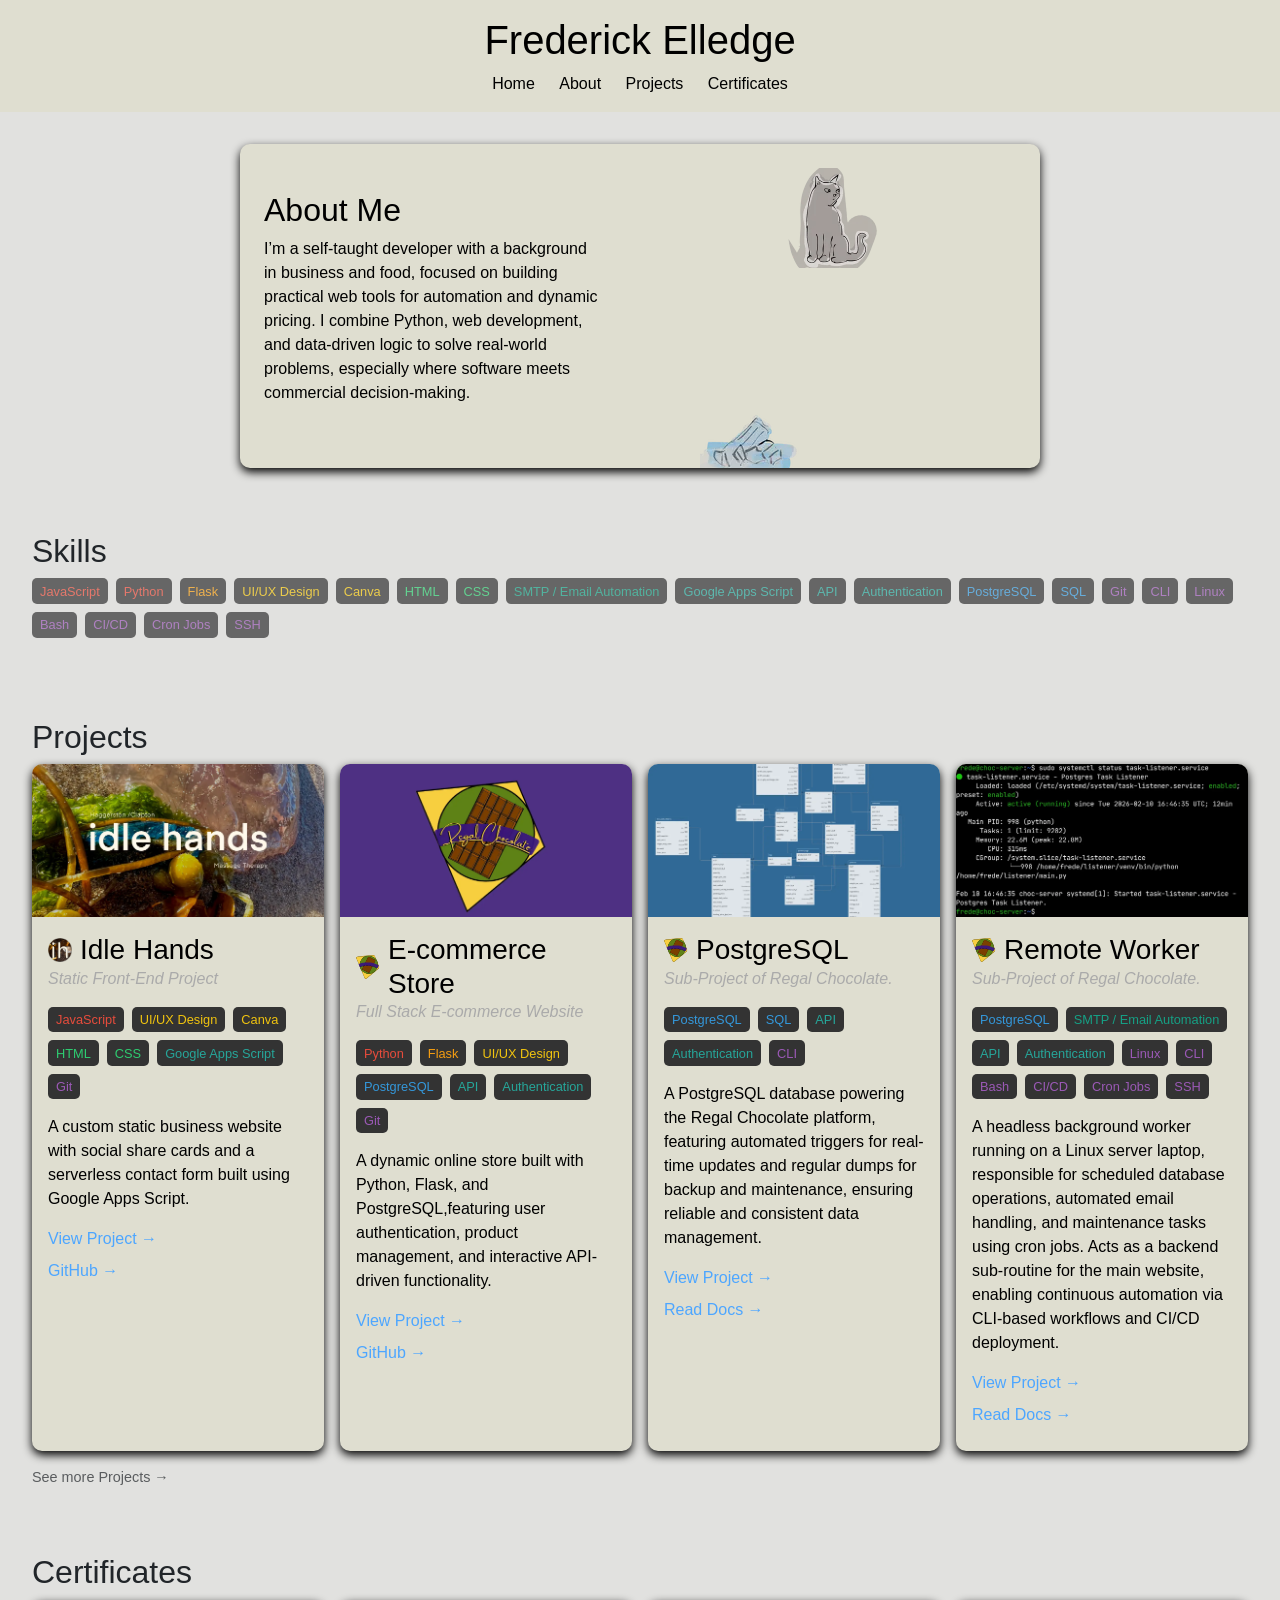
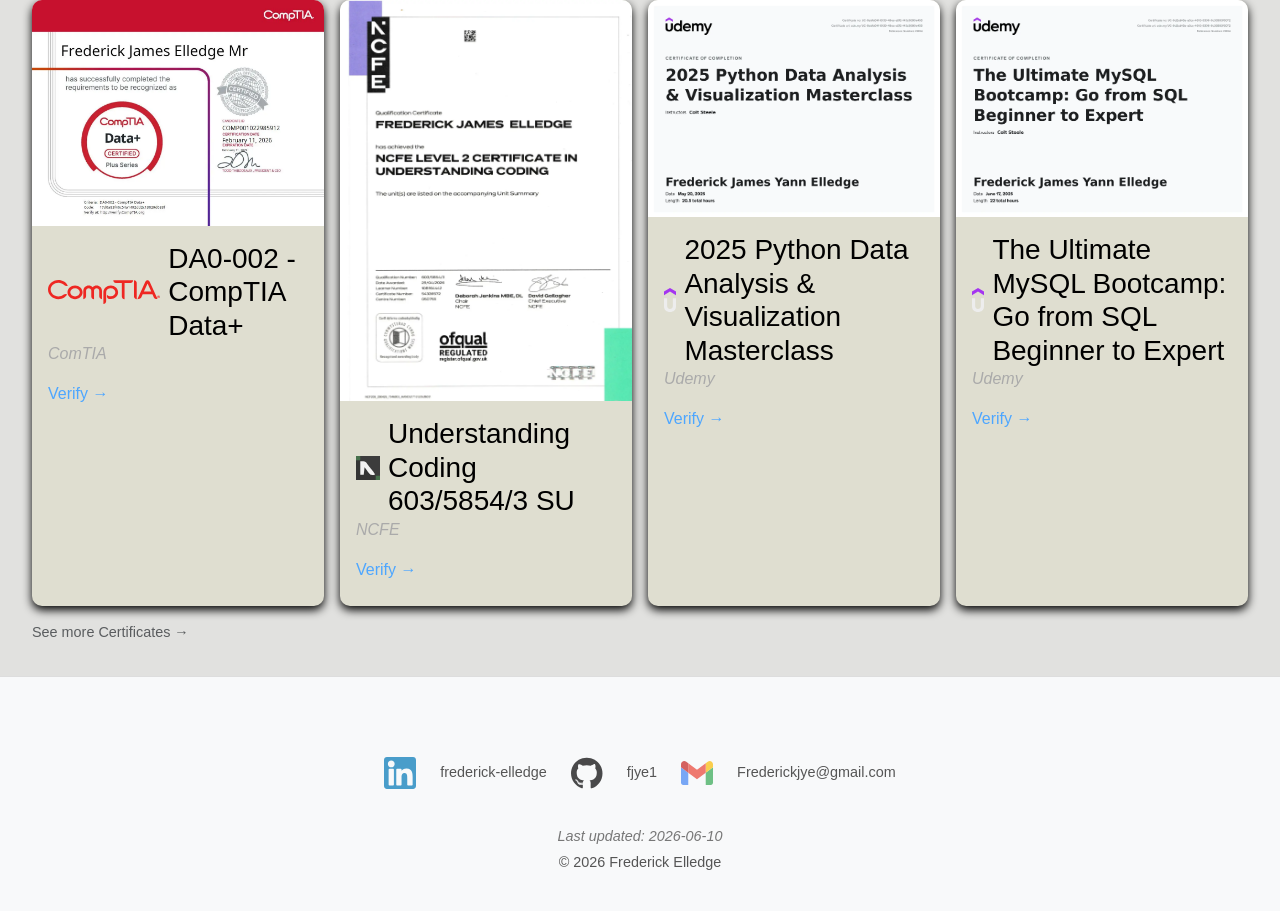
<file: index.html>
<!doctype html>
<html lang="en">
  <head>
    <!-- Google tag (gtag.js) -->
    <script
      async
      src="https://www.googletagmanager.com/gtag/js?id=G-ZRQQ2RS7KT"
    ></script>
    <script>
      window.dataLayer = window.dataLayer || [];
      function gtag() {
        dataLayer.push(arguments);
      }
      gtag("js", new Date());

      gtag("config", "G-ZRQQ2RS7KT");
    </script>
    <meta charset="UTF-8" />
    <meta name="viewport" content="width=device-width, initial-scale=1.0" />

    <!-- Favicon -->
    <link rel="icon" type="image/svg+xml" href="/static/images/Flavicon.svg" />

    <!-- Open Graph / Social Share -->
    <meta property="og:title" content="Frederick Elledge Website" />
    <meta
      property="og:description"
      content="Personal Website Frederick Elledge"
    />
    <meta
      property="og:image"
      content="https://frederickelledge.cloud/static/images/Personal_Share1200X630.jpg"
    />
    <meta property="og:type" content="website" />
    <meta property="og:url" content="https://frederickelledge.cloud/" />
    <meta
      property="og:image:alt"
      content="Freddy Elledge name and details as python variables with a humorous TODO saying find something more creative then this."
    />

    <!-- Optional: Twitter Card -->
    <meta name="twitter:card" content="summary_large_image" />
    <meta name="twitter:title" content="Frederick Elledge Website" />
    <meta
      name="twitter:description"
      content="Personal Website Frederick Elledge"
    />
    <meta
      name="twitter:image"
      content="https://frederickelledge.cloud/static/images/Personal_Share1200X630.jpg"
    />
    <title>Frederick Elledge Website</title>

    <link
      href="https://cdn.jsdelivr.net/npm/bootstrap@5.3.3/dist/css/bootstrap.min.css"
      rel="stylesheet"
    />
    <link rel="stylesheet" href="static/css/style.css" />
  </head>
  <body id="home">
    <div id="header"></div>
    <section id="about">
      <div class="about-card">
        <div class="about-text">
          <h2>About Me</h2>

          <p>
            I’m a self-taught developer with a background in business and food,
            focused on building practical web tools for automation and dynamic
            pricing. I combine Python, web development, and data-driven logic to
            solve real-world problems, especially where software meets
            commercial decision-making.
          </p>
        </div>

        <div class="animation-stage">
          <div class="cat"></div>
          <div class="glass"></div>
        </div>
      </div>
    </section>

    <section id="Skills">
      <h2>Skills</h2>
      <ul id="skill-filters" class="project-tags"></ul>
    </section>

    <section id="projects">
      <h2>Projects</h2>
      <div class="projects-container">
        <!-- Cards will be generated here -->
      </div>
      <a href="projects.html" class="see-more-btn">See more Projects →</a>
    </section>
    <section id="certificates">
      <h2>Certificates</h2>

      <div class="certificate-container"></div>
      <a href="certificate.html" class="see-more-btn"
        >See more Certificates →</a
      >
    </section>
    <div id="footer"></div>
    <script src="/static/js/base.js"></script>
    <script src="/static/js/projects.js"></script>
    <script src="/static/js/certificates.js"></script>
  </body>
</html>

<!-- python -m http.server 8000 -->
</file>
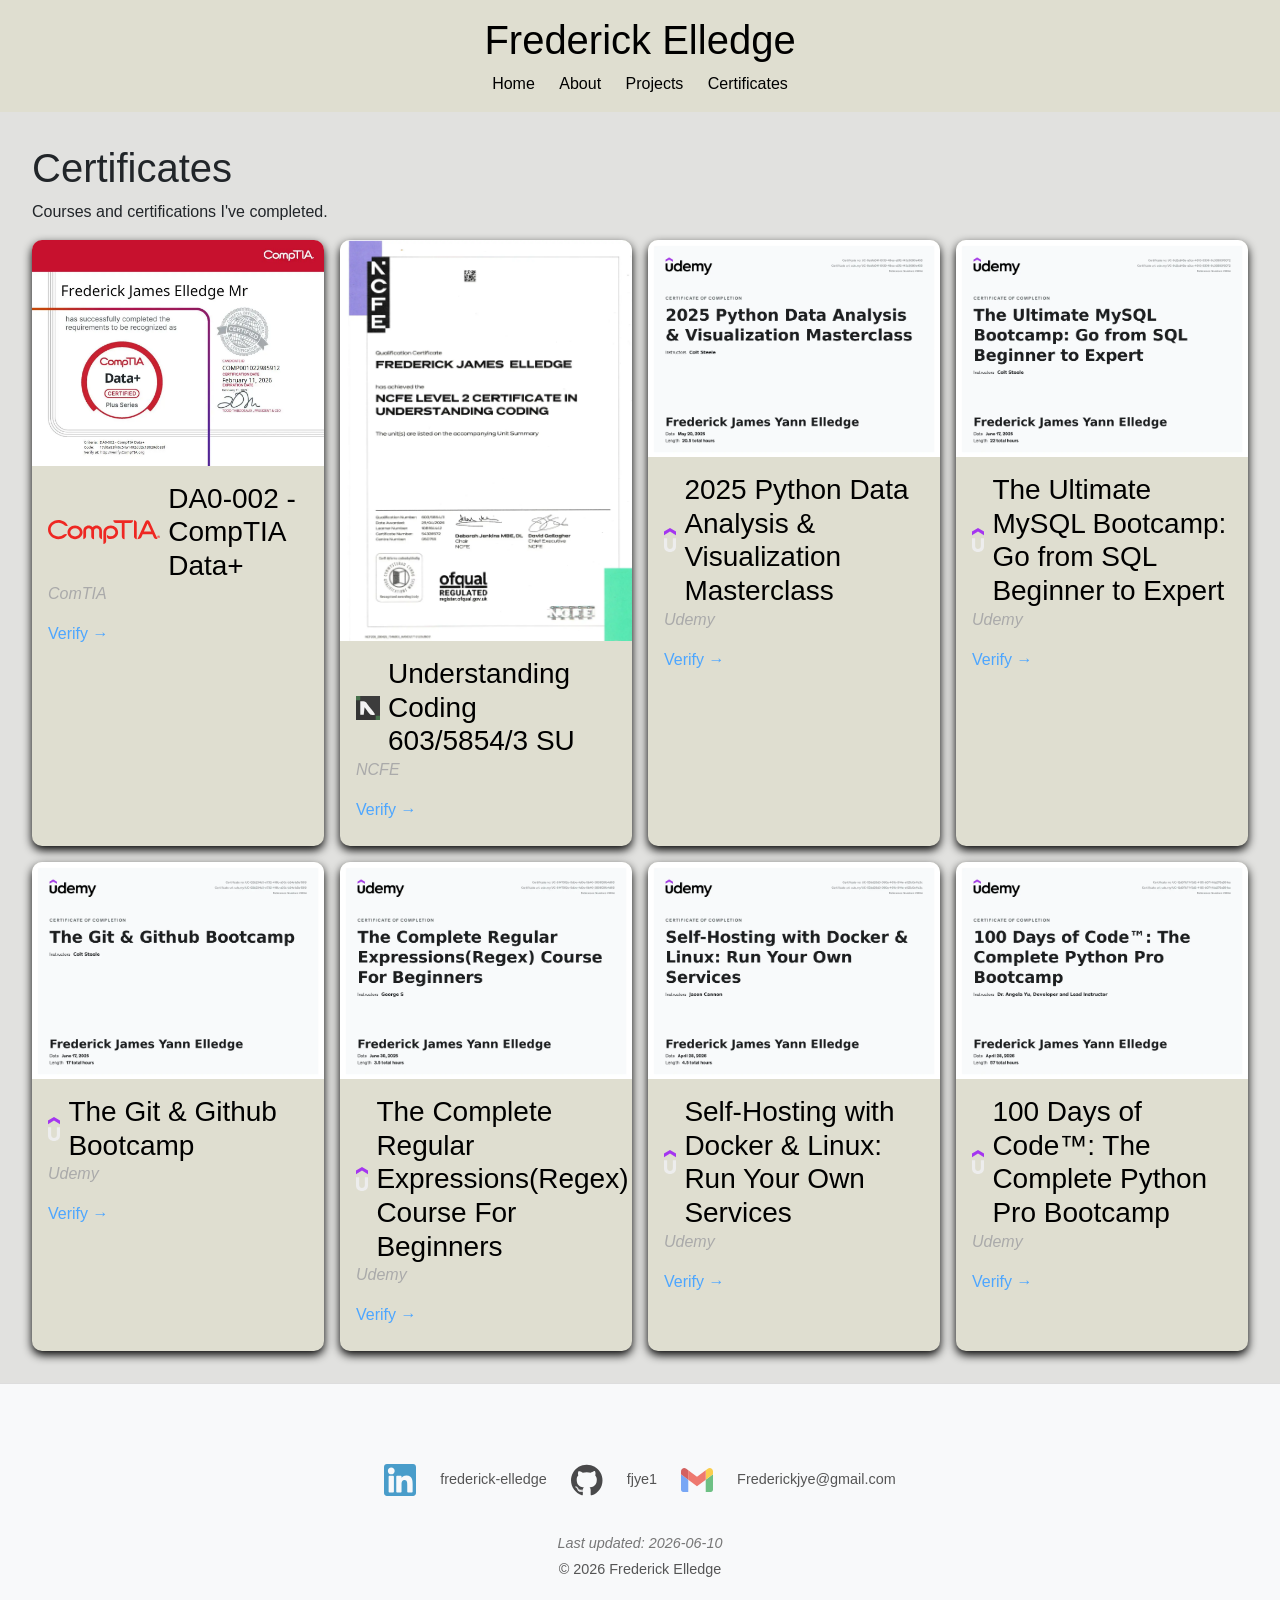
<file: certificate.html>
<!doctype html>
<html lang="en">
  <head>
    <!-- Google tag (gtag.js) -->
    <script
      async
      src="https://www.googletagmanager.com/gtag/js?id=G-ZRQQ2RS7KT"
    ></script>
    <script>
      window.dataLayer = window.dataLayer || [];
      function gtag() {
        dataLayer.push(arguments);
      }
      gtag("js", new Date());

      gtag("config", "G-ZRQQ2RS7KT");
    </script>
    <meta charset="UTF-8" />
    <meta name="viewport" content="width=device-width, initial-scale=1.0" />
    <title>Certificates | Frederick Elledge</title>

    <!-- Open Graph -->
    <meta property="og:title" content="Certificates | Frederick Elledge" />
    <meta
      property="og:description"
      content="Certifications and achievements by Frederick Elledge"
    />
    <meta property="og:type" content="website" />
    <meta
      property="og:url"
      content="https://frederickelledge.cloud/certificate.html"
    />

    <link rel="stylesheet" href="/static/css/style.css" />
  </head>

  <body>
    <div id="header"></div>

    <section>
      <h1>Certificates</h1>
      <p>Courses and certifications I've completed.</p>

      <div class="certificate-container"></div>
    </section>

    <div id="footer"></div>

    <script src="/static/js/base.js"></script>
    <script src="/static/js/certificates.js"></script>
  </body>
</html>

<!-- python -m http.server 8000 -->
</file>
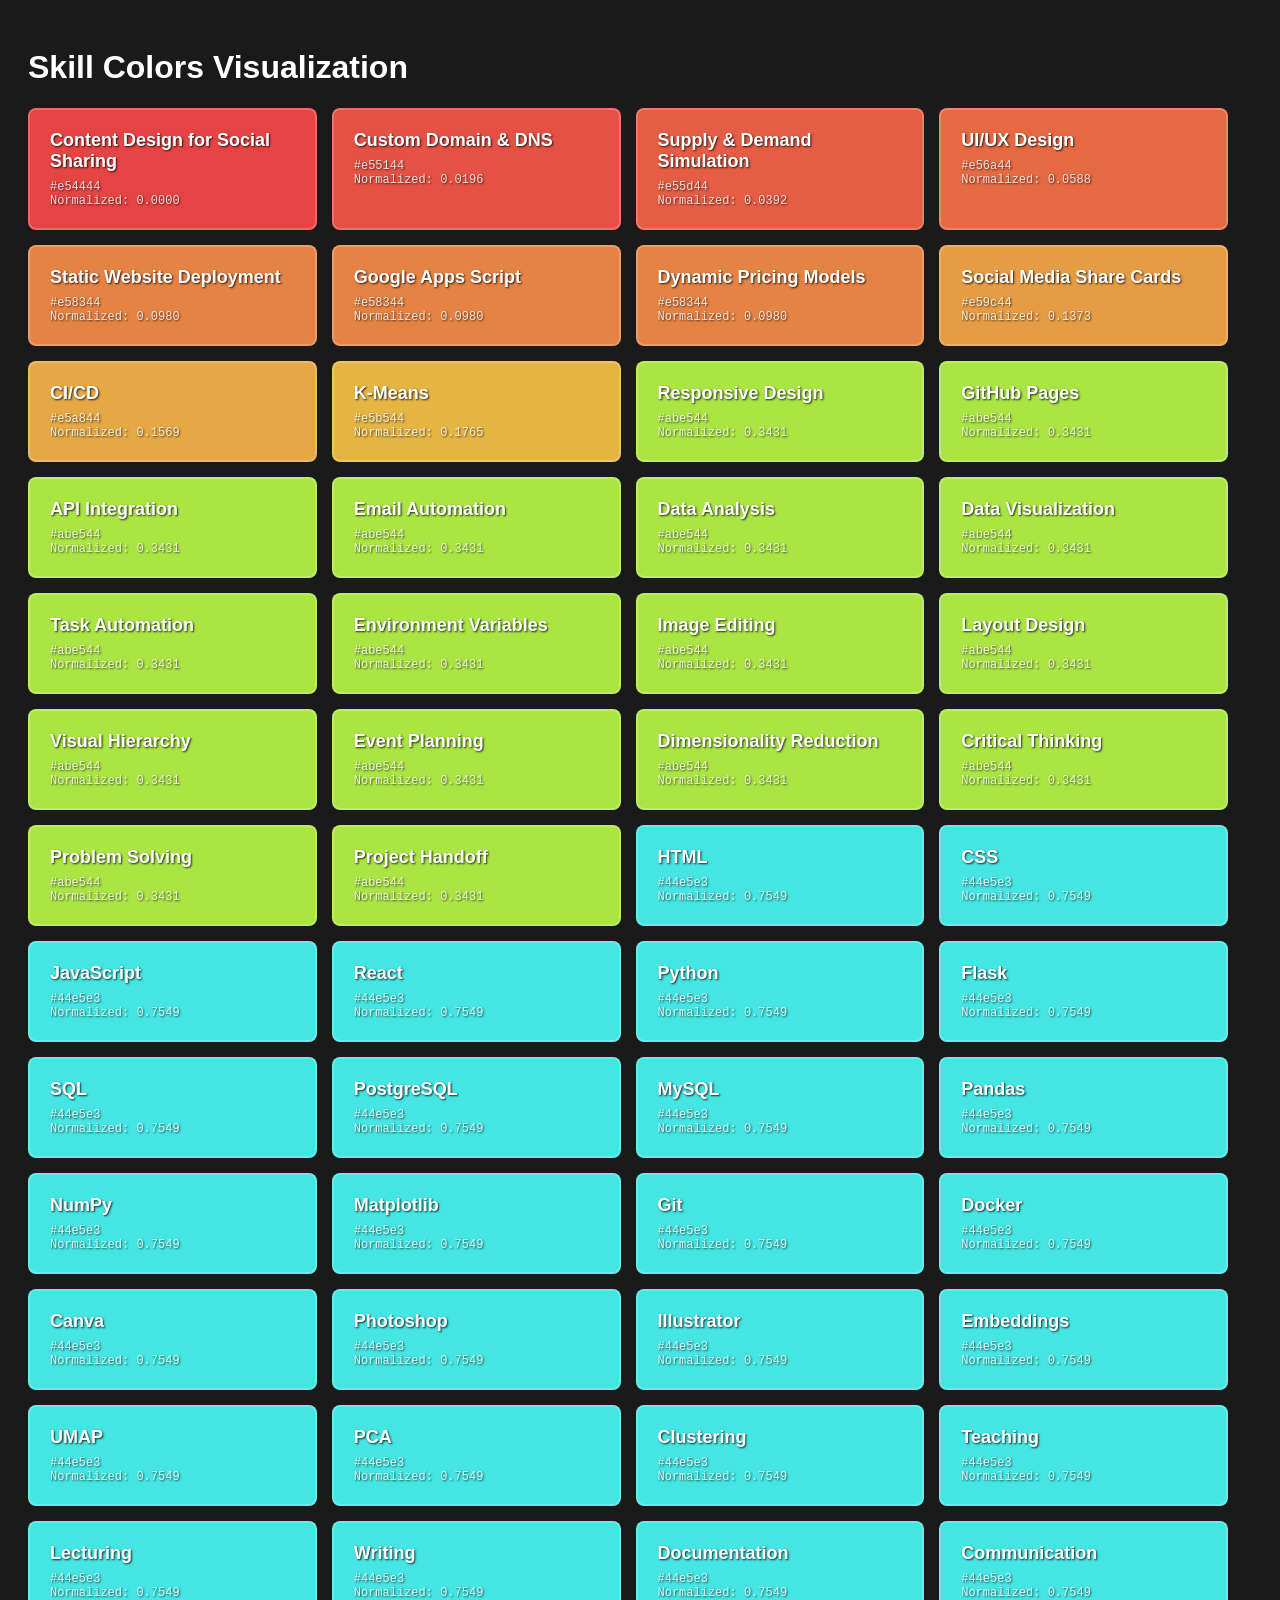
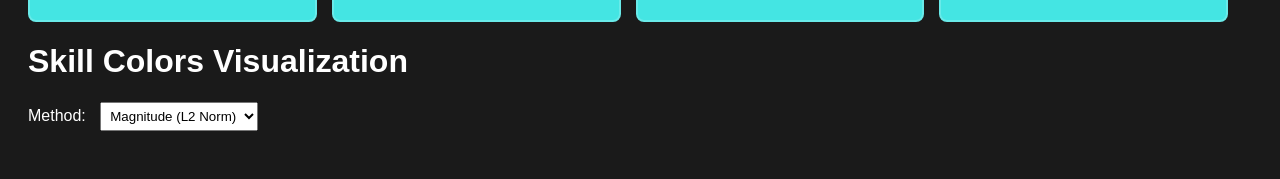
<file: colour.html>
<!doctype html>
<html>
  <head>
    <title>Skill Colors</title>
    <style>
      body {
        font-family: Arial, sans-serif;
        padding: 20px;
        background: #1a1a1a;
      }
      .skill-container {
        display: grid;
        grid-template-columns: repeat(auto-fill, minmax(250px, 1fr));
        gap: 15px;
        max-width: 1200px;
      }
      .skill-card {
        padding: 20px;
        border-radius: 8px;
        color: white;
        text-shadow: 1px 1px 2px rgba(0, 0, 0, 0.8);
        border: 2px solid rgba(255, 255, 255, 0.2);
      }
      .skill-name {
        font-size: 18px;
        font-weight: bold;
        margin-bottom: 8px;
      }
      .skill-hex {
        font-size: 12px;
        opacity: 0.8;
        font-family: monospace;
      }
      h1 {
        color: white;
      }
    </style>
  </head>
  <body>
    <h1>Skill Colors Visualization</h1>
    <div class="skill-container" id="skills"></div>

    <body>
    <h1>Skill Colors Visualization</h1>
    
    <div style="margin-bottom: 20px;">
        <label for="method-select" style="color: white; margin-right: 10px;">Method:</label>
        <select id="method-select" style="padding: 5px;">
            <option value="magnitude">Magnitude (L2 Norm)</option>
            <option value="mean">Mean</option>
            <option value="pca">PCA</option>
        </select>
    </div>
    
    <div class="skill-container" id="skills"></div>

    <script>
        function loadSkills(method) {
            fetch(`skill_colors_${method}.json`)
                .then(response => response.json())
                .then(data => {
                    const container = document.getElementById('skills');
                    container.innerHTML = ''; // Clear existing
                    
                    const sortedEntries = Object.entries(data).sort((a, b) => 
                        a[1].normalized - b[1].normalized
                    );
                    
                    sortedEntries.forEach(([skill, colorInfo]) => {
                        const card = document.createElement('div');
                        card.className = 'skill-card';
                        card.style.backgroundColor = colorInfo.hex;
                        
                        card.innerHTML = `
                            <div class="skill-name">${skill}</div>
                            <div class="skill-hex">${colorInfo.hex}</div>
                            <div class="skill-hex">Normalized: ${colorInfo.normalized.toFixed(4)}</div>
                        `;
                        
                        container.appendChild(card);
                    });
                });
        }
        
        // Load initial method
        loadSkills('magnitude');
        
        // Listen for changes
        document.getElementById('method-select').addEventListener('change', (e) => {
            loadSkills(e.target.value);
        });
    </script>
</body>
  </body>
</html>
</file>
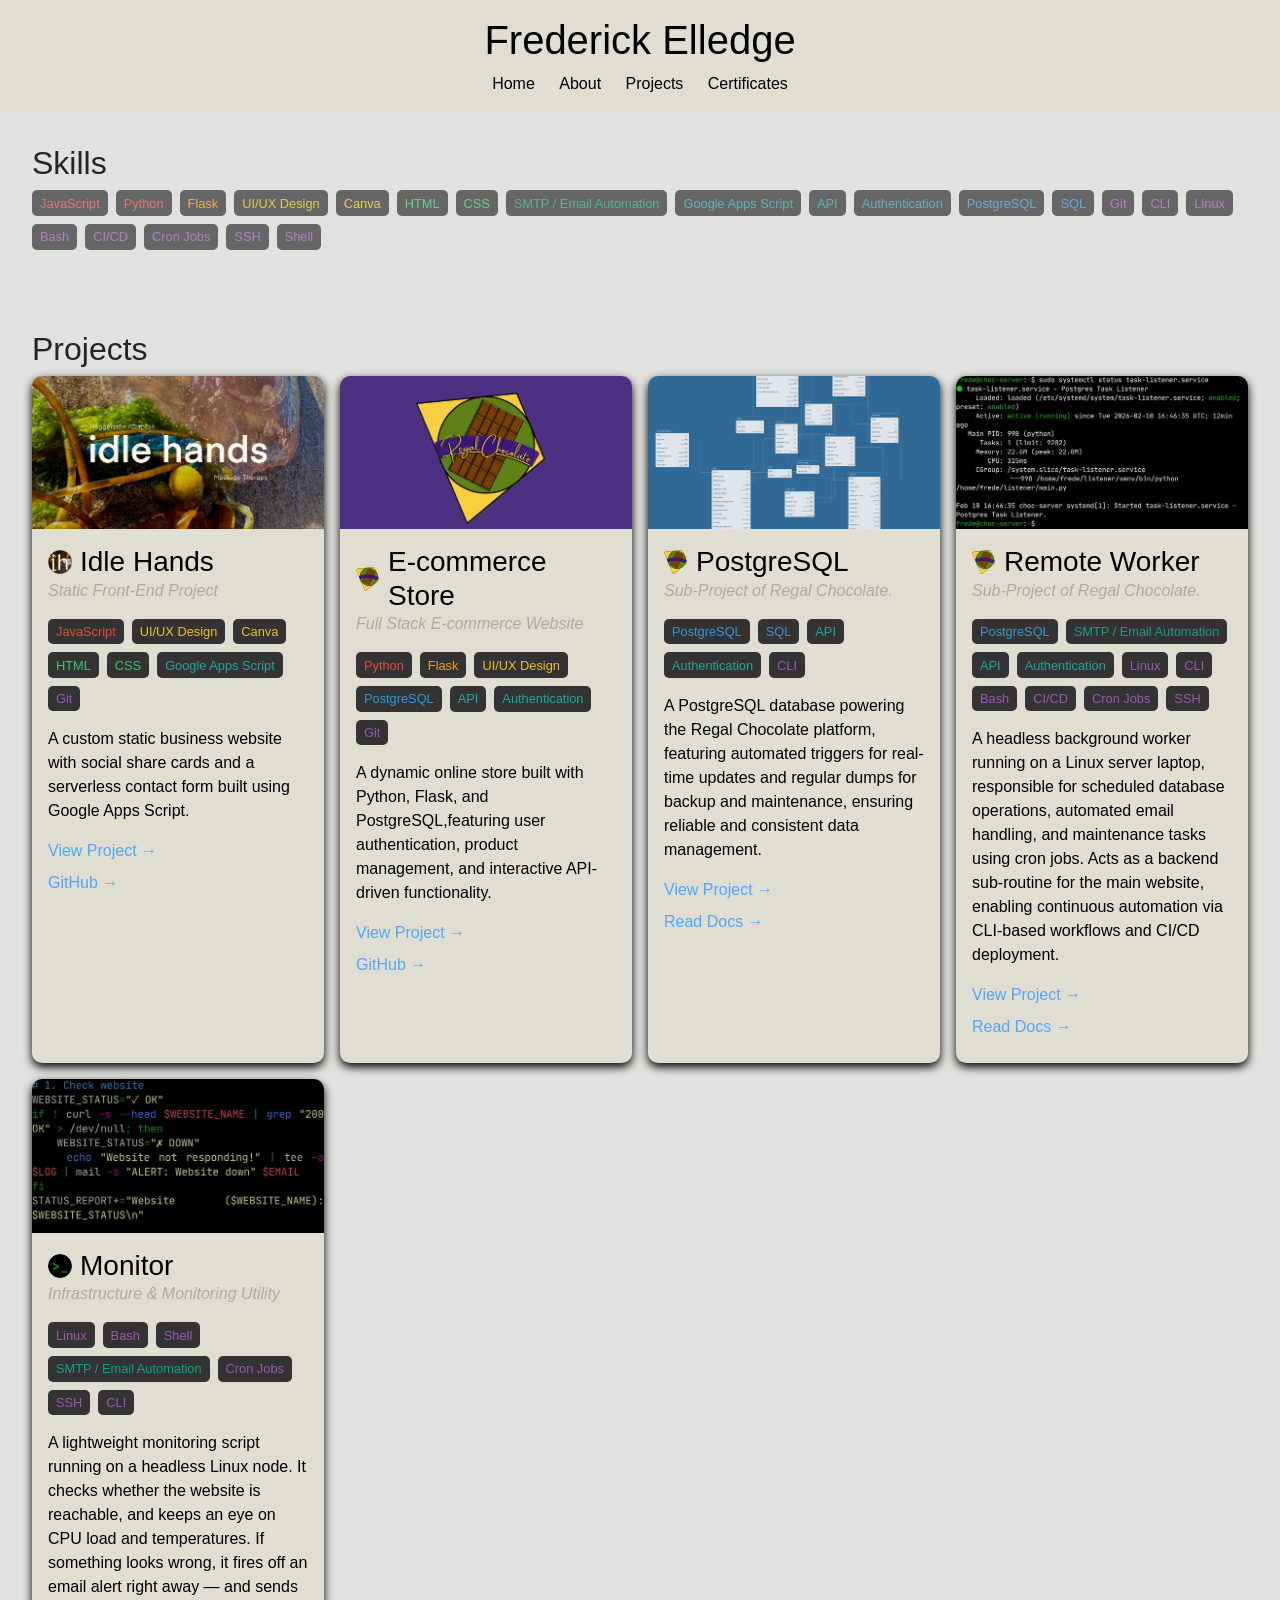
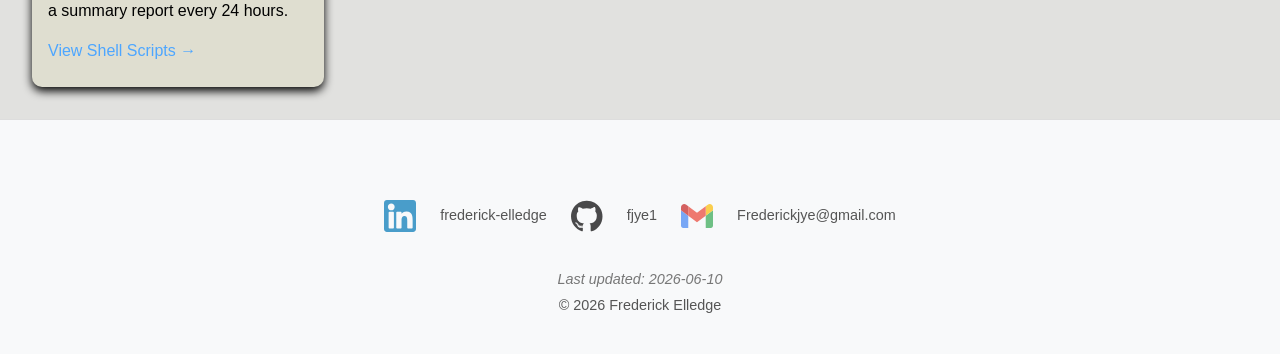
<file: projects.html>
<!doctype html>
<html lang="en">
  <head>
    <!-- Google tag (gtag.js) -->
    <script
      async
      src="https://www.googletagmanager.com/gtag/js?id=G-ZRQQ2RS7KT"
    ></script>
    <script>
      window.dataLayer = window.dataLayer || [];
      function gtag() {
        dataLayer.push(arguments);
      }
      gtag("js", new Date());

      gtag("config", "G-ZRQQ2RS7KT");
    </script>
    <meta charset="UTF-8" />
    <meta name="viewport" content="width=device-width, initial-scale=1.0" />

    <!-- Favicon -->
    <link rel="icon" type="image/svg+xml" href="/static/images/Flavicon.svg" />

    <!-- Open Graph / Social Share -->
    <meta property="og:title" content="Frederick Elledge Website" />
    <meta
      property="og:description"
      content="Personal Website Frederick Elledge"
    />
    <meta
      property="og:image"
      content="https://frederickelledge.cloud/static/images/Personal_Share1200X630.jpg"
    />
    <meta property="og:type" content="website" />
    <meta property="og:url" content="https://frederickelledge.cloud/" />
    <meta
      property="og:image:alt"
      content="Freddy Elledge name and details as python variables with a humorous TODO saying find something more creative then this."
    />

    <!-- Optional: Twitter Card -->
    <meta name="twitter:card" content="summary_large_image" />
    <meta name="twitter:title" content="Frederick Elledge Website" />
    <meta
      name="twitter:description"
      content="Personal Website Frederick Elledge"
    />
    <meta
      name="twitter:image"
      content="https://frederickelledge.cloud/static/images/Personal_Share1200X630.jpg"
    />
    <title>Frederick Elledge Website</title>

    <link
      href="https://cdn.jsdelivr.net/npm/bootstrap@5.3.3/dist/css/bootstrap.min.css"
      rel="stylesheet"
    />
    <link rel="stylesheet" href="static/css/style.css" />
  </head>
  <body id="projects">
    <div id="header"></div>
    <section id="Skills">
      <h2>Skills</h2>
      <ul id="skill-filters" class="project-tags"></ul>
      <!-- skill tags will be generated here -->
    </section>

    <section id="projects">
      <h2>Projects</h2>
      <div class="projects-container">
        <!-- project Cards will be generated here -->
      </div>
    </section>
    <div id="footer"></div>
    <script src="/static/js/base.js"></script>
    <script src="/static/js/projects.js"></script>
  </body>
</html>
</file>
<file: static/css/style.css>
:root {
  --bg-main: #E1E1DF; 
  --bg-card: #DFDED0;
  --text-main: #000000;
  --shadow-main: rgb(0, 0, 0);
  --project-type: #aaa;
  --last-updated: #777;
  --page-background:#ebeaeb;
}

html body {
  font-family: Arial, sans-serif;
  margin: 0;
  background: var(--bg-main) !important;
}
header {
  background: #DFDED0;
  color: var(--text-main);
  padding: 1rem;
  text-align: center;
}
nav a {
  color: var(--text-main);
  margin: 0 10px;
  text-decoration: none;
}
section {
  padding: 2rem;
}

.projects-container,
.certificate-container {
  display: grid;
  grid-template-columns: repeat(auto-fit, minmax(280px, 1fr));
  gap: 1rem;
  justify-items: center; /* center cards in wide containers */
}

.about-card {
  width: 100%;
  max-width: 800px;   /* wider so animation fits */
  border-radius: 10px;
  background: var(--bg-card);
  color: var(--text-main);
  box-shadow: 0 4px 10px var(--shadow-main);
  padding: 1.5rem;

  margin: 0 auto;

  display: flex;
  align-items: center;
  gap: 40px;
}

.about-text {
  flex: 1;
  max-width: 500px;
}

.project-card,
.certificate-card {
  width: 100%; /* fill the grid column */
  max-width: 400px; /* prevents cards/images from getting too wide */
  border-radius: 10px;
  overflow: hidden;
  background: var(--bg-card);
  color: var(--text-main);
  box-shadow: 0 4px 10px var(--shadow-main);
  display: flex;
  flex-direction: column;
}

.project-img {
  width: 100%;
  max-width: 100%; /* never exceed card width */
  height: auto; /* maintain aspect ratio */
  object-fit: cover; /* crop if necessary, but don’t stretch */
}

.project-body {
  padding: 1rem;
}

.project-title {
  margin: 0;
}

.project-type {
  font-style: italic;
  color: var(--project-type);
}

.project-tags {
  list-style: none;
  padding: 0;
  display: flex;
  gap: 0.5rem;
  flex-wrap: wrap;
}

.project-tags li {
  background: #333;
  padding: 0.2rem 0.5rem;
  border-radius: 5px;
  font-size: 0.8rem;
}

.project-link {
  display: inline-block;
  margin-top: 0.5rem;
  color: #4da6ff;
  text-decoration: none;
}

.project-link {
  display: block;
  margin-bottom: 0.5rem; /* optional spacing */
}

.project-title {
  display: flex;
  align-items: center; /* vertically center the icon with text */
  gap: 0.5rem; /* space between icon and text */
}

.project-icon {
  width: auto; /* adjust size as needed */
  height: 24px;
}

.site-footer {
  text-align: center; /* center everything */
  padding: 2rem 1rem; /* space around content */
  background-color: #f8f9fa; /* light gray background */
  color: #555; /* subtle text color */
  font-size: 0.9rem;
  border-top: 1px solid #ddd; /* optional top border */
}

.site-footer p {
  margin: 0.3rem 0; /* spacing between lines */
}

/* optional: make the date and copyright slightly different */
.last-updated {
  font-style: italic;
  color: #777;
}

.skill-filter {
  cursor: pointer;
  opacity: 0.7;
  transition: opacity 0.2s;
}

.skill-filter.active {
  opacity: 1;
  font-weight: bold;
  text-decoration: underline;
}

.see-more-btn {
  display: inline-block;
  margin-top: 1rem;
  font-size: 0.9rem;
  text-decoration: none;
  color: inherit;

  opacity: 0.7;
  transition: opacity 0.2s;
}

.see-more-btn:hover,
.contact-icon:hover,
.skill-filter:hover {
  opacity: 1;
  transform: scale(1.1);
}

.contact-icons {
  display: flex;
  justify-content: center;
  gap: 1.5rem; /* space between icons */
  margin-top: 1rem;
  flex-wrap: wrap; /* allows breaking */
}

.contact-icon {
  width: 32px; /* adjust to taste */
  height: 32px;
  opacity: 0.7;
  transition:
    opacity 0.2s,
    transform 0.2s;
}


.animation-stage {
  position: relative;
  width: 400px;
  height: 300px;
  overflow: hidden;
  flex-shrink: 0;
  margin-right: -24px;
  margin-bottom: -24px;
}

.cat {
  position: absolute;
  bottom: 200px;
  left: 800px;              /* start off screen */

  width: 200px;
  height: 100px;

  background: url("../images/spritesheet.webp") no-repeat;
  background-size: 3200px 100px;

  animation:
    cat-walk 4s linear forwards,
    cat-frames 16s steps(15) forwards;
}

@keyframes cat-walk {
  from { left: 600px; }
  to   { left: 120px; }
}

@keyframes cat-frames {
  from { background-position: 0 0; }
  to   { background-position: -3000px 0; }
}

.glass {
  position: absolute;
  bottom: 0;
  left: 60px;

  width: 100px;
  height: 300px;

  background: url("../images/glass_fall_sprite.webp") no-repeat;

  animation: glass-fall 0.4s steps(3) forwards;
  animation-delay: 10s;
}

@keyframes glass-fall {
  from { background-position: 0 0; }
  to   { background-position: -300px 0; }
}

@media (max-width: 900px) {

  .about-card {
    flex-direction: column;
    text-align: center;
  }

  .animation-stage {
    display: none;
  }

}
</file>
